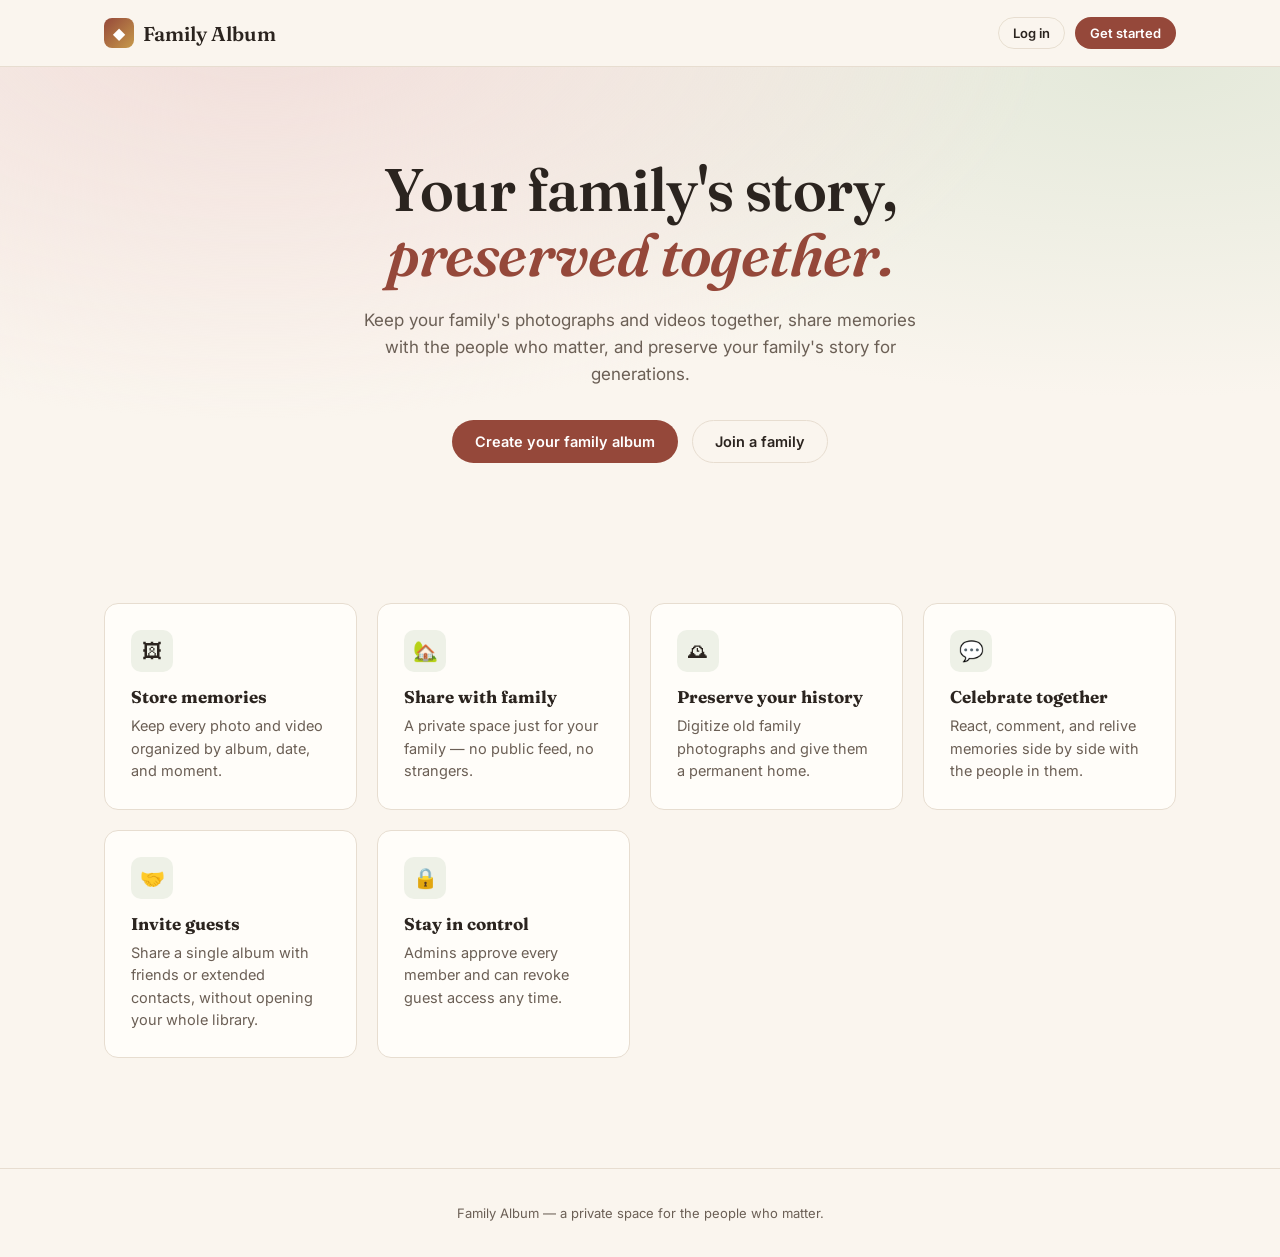
<file: family-album (1).html>
<!DOCTYPE html>
<html lang="en">
<head>
<meta charset="UTF-8">
<meta name="viewport" content="width=device-width, initial-scale=1.0">
<title>Family Album</title>
<link rel="preconnect" href="https://fonts.googleapis.com">
<link href="https://fonts.googleapis.com/css2?family=Fraunces:ital,opsz,wght@0,9..144,400;0,9..144,500;0,9..144,600;0,9..144,700;1,9..144,500&family=Inter:wght@400;500;600;700&display=swap" rel="stylesheet">
<style>
  :root{
    --cream:#FAF5EE;
    --paper:#FFFDF9;
    --ink:#2B241F;
    --ink-soft:#6B5F55;
    --line:#E7DDD0;
    --brick:#95483A;
    --brick-dark:#7A3A2F;
    --sage:#7C8A6A;
    --sage-soft:#EEF1E7;
    --gold:#C79A4B;
    --danger:#B4433A;
    --radius:14px;
    --radius-sm:8px;
    --shadow:0 4px 20px rgba(43,36,31,0.08);
    --shadow-lg:0 12px 40px rgba(43,36,31,0.16);
  }
  *{box-sizing:border-box;}
  html,body{margin:0;padding:0;height:100%;}
  body{
    font-family:'Inter',sans-serif;
    background:var(--cream);
    color:var(--ink);
    -webkit-font-smoothing:antialiased;
  }
  h1,h2,h3,.display{font-family:'Fraunces',serif;}
  a{color:inherit;text-decoration:none;}
  button{font-family:inherit;cursor:pointer;}
  img{max-width:100%;display:block;}
  #app{min-height:100vh;display:flex;flex-direction:column;}
  ::selection{background:var(--gold);color:#fff;}

  /* ---------- Buttons ---------- */
  .btn{
    display:inline-flex;align-items:center;justify-content:center;gap:8px;
    padding:12px 22px;border-radius:999px;border:1px solid transparent;
    font-weight:600;font-size:14.5px;transition:all .15s ease;white-space:nowrap;
  }
  .btn-primary{background:var(--brick);color:#fff;}
  .btn-primary:hover{background:var(--brick-dark);transform:translateY(-1px);}
  .btn-ghost{background:transparent;border-color:var(--line);color:var(--ink);}
  .btn-ghost:hover{border-color:var(--ink-soft);}
  .btn-sage{background:var(--sage);color:#fff;}
  .btn-sage:hover{background:#6b7a5a;}
  .btn-danger{background:transparent;border-color:var(--danger);color:var(--danger);}
  .btn-danger:hover{background:var(--danger);color:#fff;}
  .btn-sm{padding:7px 14px;font-size:13px;}
  .btn:disabled{opacity:.5;cursor:not-allowed;transform:none;}
  .btn-block{width:100%;}

  /* ---------- Inputs ---------- */
  label{display:block;font-size:13px;font-weight:600;color:var(--ink-soft);margin:14px 0 6px;}
  label:first-child{margin-top:0;}
  input,textarea,select{
    width:100%;padding:11px 14px;border-radius:10px;border:1.5px solid var(--line);
    background:var(--paper);font-family:inherit;font-size:14.5px;color:var(--ink);
  }
  input:focus,textarea:focus,select:focus{outline:none;border-color:var(--brick);}
  textarea{resize:vertical;min-height:80px;}
  .field-row{display:flex;gap:12px;}
  .field-row>div{flex:1;}
  .hint{font-size:12.5px;color:var(--ink-soft);margin-top:4px;}

  /* ---------- Layout shells ---------- */
  .container{max-width:1120px;margin:0 auto;padding:0 24px;}
  .card{background:var(--paper);border:1px solid var(--line);border-radius:var(--radius);padding:24px;box-shadow:var(--shadow);}
  .center-screen{min-height:100vh;display:flex;align-items:center;justify-content:center;padding:32px 16px;}
  .auth-card{width:100%;max-width:420px;}
  .badge{display:inline-flex;align-items:center;gap:6px;padding:3px 10px;border-radius:999px;font-size:11.5px;font-weight:700;letter-spacing:.02em;}
  .badge-guest{background:var(--sage-soft);color:var(--sage);}
  .badge-admin{background:#F3E6D8;color:var(--gold);}
  .badge-primary{background:#F1DEDA;color:var(--brick);}
  .badge-pending{background:#EFEFEF;color:var(--ink-soft);}

  /* ---------- Top nav ---------- */
  .topnav{position:sticky;top:0;z-index:40;background:rgba(250,245,238,.9);backdrop-filter:blur(8px);border-bottom:1px solid var(--line);}
  .topnav-inner{display:flex;align-items:center;justify-content:space-between;height:66px;}
  .brand{display:flex;align-items:center;gap:9px;font-family:'Fraunces',serif;font-weight:600;font-size:20px;}
  .brand .mark{width:30px;height:30px;border-radius:8px;background:linear-gradient(135deg,var(--brick),var(--gold));display:flex;align-items:center;justify-content:center;color:#fff;font-size:15px;}
  .nav-links{display:flex;gap:4px;align-items:center;}
  .nav-link{padding:9px 14px;border-radius:999px;font-size:14px;font-weight:600;color:var(--ink-soft);}
  .nav-link.active,.nav-link:hover{background:#fff;color:var(--ink);}
  .nav-right{display:flex;align-items:center;gap:10px;}
  .icon-btn{position:relative;width:38px;height:38px;border-radius:50%;background:var(--paper);border:1px solid var(--line);display:flex;align-items:center;justify-content:center;font-size:16px;}
  .dot{position:absolute;top:5px;right:5px;width:8px;height:8px;border-radius:50%;background:var(--brick);border:1.5px solid var(--cream);}
  .avatar{width:36px;height:36px;border-radius:50%;background:var(--sage);color:#fff;display:flex;align-items:center;justify-content:center;font-weight:700;font-size:14px;overflow:hidden;flex-shrink:0;}
  .avatar img{width:100%;height:100%;object-fit:cover;}
  .avatar-sm{width:26px;height:26px;font-size:11px;}
  .avatar-lg{width:64px;height:64px;font-size:22px;}

  /* mobile bottom nav */
  .bottomnav{display:none;}
  @media (max-width:760px){
    .nav-links{display:none;}
    .bottomnav{
      display:flex;position:fixed;bottom:0;left:0;right:0;height:64px;background:var(--paper);
      border-top:1px solid var(--line);z-index:40;justify-content:space-around;align-items:center;
    }
    .bottomnav a{display:flex;flex-direction:column;align-items:center;gap:2px;font-size:10.5px;color:var(--ink-soft);font-weight:600;}
    .bottomnav a.active{color:var(--brick);}
    .bottomnav .bicon{font-size:19px;}
    body{padding-bottom:64px;}
    .fab-upload{position:fixed;bottom:78px;right:18px;width:54px;height:54px;border-radius:50%;background:var(--brick);color:#fff;display:flex;align-items:center;justify-content:center;font-size:24px;box-shadow:var(--shadow-lg);z-index:41;border:none;}
  }

  /* ---------- Landing ---------- */
  .hero{padding:90px 24px 70px;text-align:center;background:
    radial-gradient(ellipse at 20% -10%, #F1DEDA 0%, transparent 55%),
    radial-gradient(ellipse at 90% 0%, #E4E9DA 0%, transparent 50%);}
  .hero h1{font-size:clamp(34px,5.5vw,60px);font-weight:600;line-height:1.08;margin:0 0 20px;letter-spacing:-.01em;}
  .hero .accent{font-style:italic;color:var(--brick);}
  .hero p{max-width:560px;margin:0 auto 32px;color:var(--ink-soft);font-size:17px;line-height:1.6;}
  .hero-actions{display:flex;gap:14px;justify-content:center;flex-wrap:wrap;}
  .landing-strip{display:flex;gap:10px;justify-content:center;margin-top:56px;flex-wrap:wrap;}
  .strip-photo{width:150px;height:190px;border-radius:12px;object-fit:cover;box-shadow:var(--shadow);transform:rotate(var(--r,0deg));}
  .feature-grid{display:grid;grid-template-columns:repeat(auto-fit,minmax(230px,1fr));gap:20px;padding:70px 0;}
  .feature{padding:26px;border-radius:var(--radius);background:var(--paper);border:1px solid var(--line);}
  .feature .fico{width:42px;height:42px;border-radius:10px;background:var(--sage-soft);display:flex;align-items:center;justify-content:center;font-size:20px;margin-bottom:14px;}
  .feature h3{margin:0 0 8px;font-size:17px;}
  .feature p{margin:0;color:var(--ink-soft);font-size:14.5px;line-height:1.55;}
  footer.site-footer{text-align:center;padding:36px;color:var(--ink-soft);font-size:13px;border-top:1px solid var(--line);margin-top:40px;}

  /* ---------- Dashboard ---------- */
  .page{padding:32px 0 60px;}
  .page-head{display:flex;justify-content:space-between;align-items:flex-end;gap:16px;flex-wrap:wrap;margin-bottom:28px;}
  .greet{color:var(--ink-soft);font-size:14px;margin:0 0 4px;}
  .page-head h1{margin:0;font-size:28px;}
  .quick-actions{display:flex;gap:10px;flex-wrap:wrap;}
  .section-title{display:flex;justify-content:space-between;align-items:center;margin:36px 0 16px;}
  .section-title h2{font-size:19px;margin:0;}
  .see-all{font-size:13px;font-weight:700;color:var(--brick);}

  .media-grid{display:grid;grid-template-columns:repeat(auto-fill,minmax(150px,1fr));gap:10px;}
  .media-tile{position:relative;border-radius:10px;overflow:hidden;aspect-ratio:1;background:var(--line);cursor:pointer;}
  .media-tile img,.media-tile video{width:100%;height:100%;object-fit:cover;}
  .media-tile .vtag{position:absolute;top:6px;right:6px;background:rgba(0,0,0,.55);color:#fff;font-size:10px;padding:2px 6px;border-radius:5px;}
  .empty{text-align:center;padding:50px 20px;border:1.5px dashed var(--line);border-radius:var(--radius);color:var(--ink-soft);}
  .empty h3{color:var(--ink);margin:10px 0 6px;font-size:17px;}

  .album-grid{display:grid;grid-template-columns:repeat(auto-fill,minmax(210px,1fr));gap:18px;}
  .album-card{border-radius:var(--radius);overflow:hidden;background:var(--paper);border:1px solid var(--line);cursor:pointer;transition:transform .15s;}
  .album-card:hover{transform:translateY(-2px);box-shadow:var(--shadow);}
  .album-cover{aspect-ratio:4/3;background:var(--sage-soft) linear-gradient(160deg,#EFE7DA,#E4E9DA);display:flex;align-items:center;justify-content:center;font-size:30px;color:var(--ink-soft);}
  .album-cover img{width:100%;height:100%;object-fit:cover;}
  .album-info{padding:14px;}
  .album-info h3{margin:0 0 3px;font-size:15.5px;}
  .album-info p{margin:0;font-size:12.5px;color:var(--ink-soft);}

  .members-list{display:flex;flex-direction:column;gap:2px;}
  .member-row{display:flex;align-items:center;gap:12px;padding:12px 6px;border-bottom:1px solid var(--line);}
  .member-row:last-child{border-bottom:none;}
  .member-meta{flex:1;min-width:0;}
  .member-meta .mname{font-weight:600;font-size:14.5px;}
  .member-meta .msub{font-size:12.5px;color:var(--ink-soft);}
  .member-actions{display:flex;gap:6px;}

  .activity-item{display:flex;gap:10px;padding:10px 0;border-bottom:1px solid var(--line);font-size:13.5px;}
  .activity-item:last-child{border-bottom:none;}
  .activity-item .adot{width:6px;height:6px;border-radius:50%;background:var(--sage);margin-top:6px;flex-shrink:0;}

  .notif-item{display:flex;gap:12px;padding:14px 6px;border-bottom:1px solid var(--line);}
  .notif-item.unread{background:#FBF3EC;border-radius:10px;padding-left:12px;padding-right:12px;}
  .notif-ico{width:34px;height:34px;border-radius:50%;background:var(--sage-soft);display:flex;align-items:center;justify-content:center;flex-shrink:0;}
  .notif-body b{font-weight:700;}
  .notif-time{font-size:11.5px;color:var(--ink-soft);margin-top:2px;}

  .two-col{display:grid;grid-template-columns:2fr 1fr;gap:24px;align-items:start;}
  @media (max-width:860px){.two-col{grid-template-columns:1fr;}}

  .tabs{display:flex;gap:6px;border-bottom:1px solid var(--line);margin-bottom:22px;overflow-x:auto;}
  .tab{padding:11px 16px;font-weight:600;font-size:14px;color:var(--ink-soft);border-bottom:2px solid transparent;white-space:nowrap;}
  .tab.active{color:var(--brick);border-color:var(--brick);}

  .fam-switch{display:flex;align-items:center;gap:8px;padding:6px 10px 6px 6px;border:1px solid var(--line);border-radius:999px;background:var(--paper);font-size:13.5px;font-weight:600;}

  /* ---------- Modal ---------- */
  .modal-backdrop{position:fixed;inset:0;background:rgba(20,15,10,.55);z-index:100;display:flex;align-items:center;justify-content:center;padding:20px;}
  .modal{background:var(--paper);border-radius:var(--radius);max-width:520px;width:100%;max-height:88vh;overflow-y:auto;padding:26px;position:relative;}
  .modal h2{margin:0 0 4px;font-size:21px;}
  .modal-close{position:absolute;top:16px;right:16px;width:30px;height:30px;border-radius:50%;border:1px solid var(--line);background:var(--paper);display:flex;align-items:center;justify-content:center;font-size:16px;}

  /* viewer */
  .viewer-backdrop{position:fixed;inset:0;background:#100C09;z-index:120;display:flex;flex-direction:column;}
  .viewer-top{display:flex;justify-content:space-between;align-items:center;padding:14px 18px;color:#fff;}
  .viewer-main{flex:1;display:flex;align-items:center;justify-content:center;position:relative;min-height:0;}
  .viewer-media{max-width:min(78vw,900px);max-height:70vh;border-radius:10px;}
  .viewer-nav{position:absolute;top:50%;transform:translateY(-50%);width:42px;height:42px;border-radius:50%;background:rgba(255,255,255,.12);color:#fff;border:none;font-size:18px;display:flex;align-items:center;justify-content:center;}
  .viewer-nav.prev{left:18px;}.viewer-nav.next{right:18px;}
  .viewer-panel{background:var(--paper);width:100%;max-height:38vh;overflow-y:auto;padding:16px 20px;border-radius:16px 16px 0 0;}
  @media (min-width:860px){
    .viewer-backdrop{flex-direction:row;}
    .viewer-main{flex:1;}
    .viewer-panel{width:360px;max-height:none;border-radius:0;border-left:1px solid var(--line);}
  }
  .reaction-bar{display:flex;gap:6px;margin:10px 0 16px;flex-wrap:wrap;}
  .rxn{padding:6px 11px;border-radius:999px;border:1.5px solid var(--line);font-size:13px;background:var(--paper);display:flex;gap:5px;align-items:center;}
  .rxn.mine{border-color:var(--brick);background:#FBF0EC;}
  .comment{display:flex;gap:9px;margin-bottom:14px;}
  .comment .body{flex:1;}
  .comment .head{font-size:13px;font-weight:700;display:flex;gap:6px;align-items:center;}
  .comment .txt{font-size:13.5px;color:var(--ink);margin-top:2px;}
  .comment .meta{font-size:11px;color:var(--ink-soft);margin-top:3px;}
  .comment .reply-link{font-size:11.5px;font-weight:700;color:var(--brick);margin-left:8px;cursor:pointer;}
  .comment.reply{margin-left:38px;}

  .dz{border:2px dashed var(--line);border-radius:var(--radius);padding:34px 20px;text-align:center;color:var(--ink-soft);cursor:pointer;transition:.15s;}
  .dz.drag{border-color:var(--brick);background:#FBF3EC;}
  .upload-row{display:flex;align-items:center;gap:10px;padding:8px 0;border-bottom:1px solid var(--line);font-size:13px;}
  .progress{flex:1;height:6px;border-radius:3px;background:var(--line);overflow:hidden;}
  .progress > div{height:100%;background:var(--sage);transition:width .2s;}

  .toast-wrap{position:fixed;top:16px;right:16px;z-index:200;display:flex;flex-direction:column;gap:8px;}
  .toast{background:var(--ink);color:#fff;padding:12px 18px;border-radius:10px;font-size:13.5px;box-shadow:var(--shadow-lg);animation:slidein .2s;}
  .toast.err{background:var(--danger);}
  .toast.ok{background:#3E5D3A;}
  @keyframes slidein{from{transform:translateX(30px);opacity:0}to{transform:translateX(0);opacity:1}}

  .timeline-year{font-family:'Fraunces',serif;font-size:26px;margin:30px 0 14px;}
  .timeline-event{display:flex;gap:14px;padding:12px 0;border-bottom:1px solid var(--line);}
  .timeline-event .tmonth{width:70px;flex-shrink:0;font-weight:700;color:var(--brick);font-size:13px;}

  .code-chip{display:inline-flex;align-items:center;gap:8px;background:var(--sage-soft);color:var(--sage);font-weight:700;letter-spacing:.04em;padding:8px 16px;border-radius:999px;font-size:15px;}
  .muted{color:var(--ink-soft);}
  .small{font-size:12.5px;}
  .divider{height:1px;background:var(--line);margin:20px 0;}
  .flex-between{display:flex;justify-content:space-between;align-items:center;gap:10px;}
  .grow{flex:1;}
  .stack{display:flex;flex-direction:column;gap:10px;}
  .search-box{position:relative;max-width:340px;}
  .search-box input{padding-left:36px;}
  .search-box .si{position:absolute;left:12px;top:50%;transform:translateY(-50%);color:var(--ink-soft);}
</style>
</head>
<body>
<div id="app"></div>
<div class="toast-wrap" id="toastWrap"></div>

<script>
/* =========================================================================
   FAMILY ALBUM — functional demo build
   Persistence: window.storage (shared=true) acts as the app's backend.
   NOTE ON SESSION: per platform rules this artifact can't use
   localStorage/sessionStorage, so login state lives in memory only and
   resets on refresh — everything else (accounts, families, media,
   comments, guest access, notifications) persists for real.
   ========================================================================= */

// ---------- tiny storage helpers ----------
async function sget(key){ try{ const r = await window.storage.get(key, true); return r ? JSON.parse(r.value) : null; }catch(e){ return null; } }
async function sset(key, val){ try{ return await window.storage.set(key, JSON.stringify(val), true); }catch(e){ console.error('storage set failed', key, e); return null; } }
async function sdel(key){ try{ return await window.storage.delete(key, true); }catch(e){ return null; } }
async function slist(prefix){ try{ const r = await window.storage.list(prefix, true); return r ? r.keys : []; }catch(e){ return []; } }

function uid(prefix){ return prefix + '_' + Math.random().toString(36).slice(2,9) + Date.now().toString(36).slice(-4); }
function famCode(){ const n = Math.floor(1000+Math.random()*9000); return 'FAM-'+n; }
function guestCode(){ return 'GUEST-' + Math.random().toString(36).slice(2,8).toUpperCase(); }
function initials(name){ return (name||'?').trim().split(/\s+/).map(w=>w[0]).slice(0,2).join('').toUpperCase(); }
function timeAgo(ts){
  const s = Math.floor((Date.now()-ts)/1000);
  if(s<60) return 'just now';
  if(s<3600) return Math.floor(s/60)+'m ago';
  if(s<86400) return Math.floor(s/3600)+'h ago';
  if(s<2592000) return Math.floor(s/86400)+'d ago';
  return new Date(ts).toLocaleDateString();
}
function esc(s){ return (s||'').replace(/[&<>"']/g, c=>({'&':'&amp;','<':'&lt;','>':'&gt;','"':'&quot;',"'":'&#39;'}[c])); }
function toast(msg, type){
  const el = document.createElement('div');
  el.className = 'toast'+(type?' '+type:'');
  el.textContent = msg;
  document.getElementById('toastWrap').appendChild(el);
  setTimeout(()=>el.remove(), 3400);
}

// ---------- global state (in-memory session) ----------
const STATE = {
  user: null,            // {email,name,avatar}
  guest: null,           // {id,albumId,name,email} when in guest mode
  route: 'landing',      // current view
  routeParam: null,
  activeFamilyId: null,
  families: [],           // families current user belongs to [{...family, membership}]
  notifCache: [],
  loading: false,
};

function render(){ ROUTES[STATE.route] ? ROUTES[STATE.route]() : ROUTES.landing(); window.scrollTo(0,0); }
function go(route, param){ STATE.route = route; STATE.routeParam = param; render(); }
const app = ()=>document.getElementById('app');

// ============================= DATA LAYER =============================

async function createUser(name, email, password){
  email = email.trim().toLowerCase();
  const existing = await sget('users:'+email);
  if(existing) throw new Error('An account with this email already exists.');
  const user = { email, name, password, avatar:null, createdAt: Date.now() };
  await sset('users:'+email, user);
  await sset('userFamilies:'+email, []);
  return user;
}
async function loginUser(email, password){
  email = email.trim().toLowerCase();
  const user = await sget('users:'+email);
  if(!user || user.password !== password) throw new Error('Incorrect email or password.');
  return user;
}

async function getUserFamilies(email){
  const ids = await sget('userFamilies:'+email) || [];
  const out = [];
  for(const fid of ids){
    const fam = await sget('families:'+fid);
    const mem = await sget('memberships:'+fid+':'+email);
    if(fam && mem) out.push({...fam, membership: mem});
  }
  return out;
}

async function createFamily(owner, data){
  const id = uid('fam');
  let code;
  do{ code = famCode(); }while(await sget('famCode:'+code));
  const fam = {
    id, name:data.name, description:data.description||'', photo:data.photo||null,
    location:data.location||'', origin:data.origin||'', foundedYear:data.foundedYear||'',
    createdBy:owner.email, code, createdAt: Date.now()
  };
  await sset('families:'+id, fam);
  await sset('famCode:'+code, id);
  await sset('memberships:'+id+':'+owner.email, { role:'primary_admin', relationship:'Me', status:'approved', joinedAt:Date.now() });
  const list = await sget('userFamilies:'+owner.email) || [];
  list.push(id);
  await sset('userFamilies:'+owner.email, list);
  return fam;
}

async function requestJoinFamily(user, code, relationship){
  const fid = await sget('famCode:'+code.trim().toUpperCase());
  if(!fid) throw new Error('That family code was not found. Double-check it and try again.');
  const existingMem = await sget('memberships:'+fid+':'+user.email);
  if(existingMem) throw new Error('You already have a membership (status: '+existingMem.status+') with this family.');
  await sset('memberships:'+fid+':'+user.email, { role:'member', relationship: relationship||'', status:'pending', joinedAt: Date.now() });
  const list = await sget('userFamilies:'+user.email) || [];
  if(!list.includes(fid)) list.push(fid);
  await sset('userFamilies:'+user.email, list);
  const fam = await sget('families:'+fid);
  // notify admins
  const memberKeys = await slist('memberships:'+fid+':');
  for(const k of memberKeys){
    const m = await sget(k);
    if(m && (m.role==='primary_admin'||m.role==='admin') && m.status==='approved'){
      const adminEmail = k.split(':')[2];
      await notify(adminEmail, 'join_request', 'New family member request', user.name+' wants to join '+fam.name+'.');
    }
  }
  return fam;
}

async function getFamilyMembers(familyId){
  const keys = await slist('memberships:'+familyId+':');
  const out = [];
  for(const k of keys){
    const email = k.split(':').slice(2).join(':');
    const mem = await sget(k);
    const user = await sget('users:'+email);
    if(mem && user) out.push({email, ...mem, name:user.name, avatar:user.avatar});
  }
  out.sort((a,b)=> (a.joinedAt||0)-(b.joinedAt||0));
  return out;
}

async function setMembership(familyId, email, patch){
  const key = 'memberships:'+familyId+':'+email;
  const mem = await sget(key);
  if(!mem) return;
  await sset(key, {...mem, ...patch});
}

async function removeMembership(familyId, email){
  await sdel('memberships:'+familyId+':'+email);
  const list = await sget('userFamilies:'+email) || [];
  await sset('userFamilies:'+email, list.filter(f=>f!==familyId));
}

async function notify(email, type, title, message){
  const id = uid('ntf');
  await sset('notif:'+email+':'+id, { type, title, message, read:false, createdAt: Date.now() });
}
async function getNotifications(email){
  const keys = await slist('notif:'+email+':');
  const out = [];
  for(const k of keys){ const n = await sget(k); if(n) out.push({key:k, ...n}); }
  out.sort((a,b)=>b.createdAt-a.createdAt);
  return out;
}

async function createAlbum(familyId, user, data){
  const id = uid('alb');
  const album = {
    id, familyId, name:data.name, description:data.description||'', cover:null,
    createdBy:user.email, createdByName:user.name, createdAt: Date.now(),
    isArchive: !!data.isArchive, allowGuestDownloads:false
  };
  await sset('albums:'+familyId+':'+id, album);
  await logActivity(familyId, user.name+' created the album "'+data.name+'".');
  return album;
}
async function getAlbums(familyId){
  const keys = await slist('albums:'+familyId+':');
  const out = [];
  for(const k of keys){ const a = await sget(k); if(a) out.push(a); }
  out.sort((a,b)=>b.createdAt-a.createdAt);
  return out;
}
async function getAlbum(familyId, albumId){ return await sget('albums:'+familyId+':'+albumId); }

async function addMedia(familyId, albumId, uploader, data){
  const id = uid('med');
  const media = {
    id, familyId, albumId, uploadedBy: uploader.email, uploadedByName: uploader.name,
    type: data.type, dataUrl: data.dataUrl, videoUrl: data.videoUrl||null,
    caption: data.caption||'', location: data.location||'', takenAt: data.takenAt || Date.now(),
    createdAt: Date.now()
  };
  await sset('media:'+familyId+':'+id, media);
  const album = await getAlbum(familyId, albumId);
  if(album && !album.cover && data.type==='photo'){ album.cover = data.dataUrl; await sset('albums:'+familyId+':'+albumId, album); }
  await logActivity(familyId, uploader.name+' uploaded a '+data.type+(album?' to "'+album.name+'"':'')+'.');
  // notify other approved members
  const members = await getFamilyMembers(familyId);
  for(const m of members){
    if(m.email!==uploader.email && m.status==='approved'){
      await notify(m.email, 'new_media', 'New '+data.type, uploader.name+' added a new '+data.type+(album?' to '+album.name:'')+'.');
    }
  }
  return media;
}
async function getMediaForAlbum(familyId, albumId){
  const keys = await slist('media:'+familyId+':');
  const out = [];
  for(const k of keys){ const m = await sget(k); if(m && m.albumId===albumId) out.push(m); }
  out.sort((a,b)=>a.createdAt-b.createdAt);
  return out;
}
async function getAllMedia(familyId){
  const keys = await slist('media:'+familyId+':');
  const out = [];
  for(const k of keys){ const m = await sget(k); if(m) out.push(m); }
  out.sort((a,b)=>b.createdAt-a.createdAt);
  return out;
}

async function logActivity(familyId, text){
  const id = uid('act');
  await sset('activity:'+familyId+':'+id, { text, createdAt: Date.now() });
}
async function getActivity(familyId, limit){
  const keys = await slist('activity:'+familyId+':');
  const out = [];
  for(const k of keys){ const a = await sget(k); if(a) out.push(a); }
  out.sort((a,b)=>b.createdAt-a.createdAt);
  return limit ? out.slice(0,limit) : out;
}

async function addComment(mediaId, authorLabel, authorType, content, parentId){
  const id = uid('cmt');
  await sset('comment:'+mediaId+':'+id, { authorLabel, authorType, content, parentId: parentId||null, createdAt: Date.now() });
  return id;
}
async function getComments(mediaId){
  const keys = await slist('comment:'+mediaId+':');
  const out = [];
  for(const k of keys){ const c = await sget(k); if(c) out.push({key:k, ...c}); }
  out.sort((a,b)=>a.createdAt-b.createdAt);
  return out;
}

async function toggleReaction(mediaId, actorKey, type){
  const key = 'rxn:'+mediaId+':'+actorKey;
  const existing = await sget(key);
  if(existing && existing.type===type){ await sdel(key); return null; }
  await sset(key, { type, createdAt: Date.now() });
  return type;
}
async function getReactions(mediaId){
  const keys = await slist('rxn:'+mediaId+':');
  const out = [];
  for(const k of keys){ const r = await sget(k); if(r) out.push({actor:k.split(':')[2], ...r}); }
  return out;
}

async function inviteGuests(familyId, albumId, inviter, guestsInput){
  // guestsInput: array of {name, email}
  const created = [];
  for(const g of guestsInput){
    if(!g.name || !g.email) continue;
    const id = uid('gst');
    const code = guestCode();
    const rec = { id, albumId, familyId, name:g.name, email:g.email.trim().toLowerCase(), code, status:'active', invitedBy:inviter.email, createdAt: Date.now(), removedAt:null };
    await sset('guest:'+albumId+':'+id, rec);
    created.push(rec);
  }
  return created;
}
async function getGuestsForAlbum(albumId){
  const keys = await slist('guest:'+albumId+':');
  const out = [];
  for(const k of keys){ const g = await sget(k); if(g) out.push(g); }
  out.sort((a,b)=>a.createdAt-b.createdAt);
  return out;
}
async function removeGuest(albumId, guestId){
  const key = 'guest:'+albumId+':'+guestId;
  const g = await sget(key);
  if(g){ g.status='removed'; g.removedAt=Date.now(); await sset(key,g); }
}
async function guestLogin(code, email){
  // search all guest keys — scoped scan by known album isn't possible without albumId,
  // so we keep a lookup index by code.
  const albumId = await sget('guestCode:'+code.trim().toUpperCase());
  if(!albumId) throw new Error('Guest code not recognized.');
  const keys = await slist('guest:'+albumId+':');
  for(const k of keys){
    const g = await sget(k);
    if(g && g.code===code.trim().toUpperCase() && g.email===email.trim().toLowerCase()){
      if(g.status==='removed') throw new Error('This guest access has been removed by the family admin.');
      return g;
    }
  }
  throw new Error('No matching guest invitation found for that code and email.');
}

// patch inviteGuests to also write the code index
const _origInviteGuests = inviteGuests;
inviteGuests = async function(familyId, albumId, inviter, guestsInput){
  const created = await _origInviteGuests(familyId, albumId, inviter, guestsInput);
  for(const g of created){ await sset('guestCode:'+g.code, albumId); }
  const album = await getAlbum(familyId, albumId);
  for(const g of created){
    await logActivity(familyId, inviter.name+' invited '+g.name+' as a guest to "'+(album?album.name:'an album')+'".');
  }
  return created;
};

// ============================= IMAGE HELPERS =============================
function fileToCompressedDataUrl(file, maxDim, quality){
  return new Promise((resolve, reject)=>{
    const img = new Image();
    const reader = new FileReader();
    reader.onload = e=>{ img.onload = ()=>{
        let {width,height} = img;
        if(width>height && width>maxDim){ height*=maxDim/width; width=maxDim; }
        else if(height>maxDim){ width*=maxDim/height; height=maxDim; }
        const canvas = document.createElement('canvas');
        canvas.width=width; canvas.height=height;
        canvas.getContext('2d').drawImage(img,0,0,width,height);
        resolve(canvas.toDataURL('image/jpeg', quality||0.78));
      };
      img.onerror = reject;
      img.src = e.target.result;
    };
    reader.onerror = reject;
    reader.readAsDataURL(file);
  });
}

// ============================= UI: SHELL =============================

function shell(innerHtml, opts){
  opts = opts || {};
  const loggedIn = !!STATE.user;
  const fam = currentFamily();
  return `
    <div class="topnav"><div class="container topnav-inner">
      <a class="brand" href="#" onclick="go('${loggedIn?'dashboard':'landing'}');return false;">
        <span class="mark">◆</span> Family Album
      </a>
      ${loggedIn ? `
      <div class="nav-links">
        ${navLink('dashboard','Home')}
        ${navLink('albums','Albums')}
        ${navLink('timeline','Timeline')}
        ${navLink('archive','Archive')}
        ${navLink('members','Family')}
      </div>
      <div class="nav-right">
        ${fam ? famSwitcher() : ''}
        <button class="icon-btn" title="Upload" onclick="openUploadModal()">⤴</button>
        <button class="icon-btn" title="Notifications" onclick="go('notifications')">🔔${opts.unread?'<span class="dot"></span>':''}</button>
        <a class="avatar avatar-sm" href="#" onclick="go('profile');return false;" title="${esc(STATE.user.name)}">${STATE.user.avatar?`<img src="${STATE.user.avatar}">`:initials(STATE.user.name)}</a>
      </div>` : `
      <div class="nav-right">
        <a class="btn btn-ghost btn-sm" href="#" onclick="go('login');return false;">Log in</a>
        <a class="btn btn-primary btn-sm" href="#" onclick="go('register');return false;">Get started</a>
      </div>`}
    </div></div>
    <div>${innerHtml}</div>
    ${loggedIn ? `<div class="bottomnav">
      ${bnav('dashboard','⌂','Home')}
      ${bnav('albums','▦','Albums')}
      ${bnav('timeline','☰','Timeline')}
      ${bnav('members','◎','Family')}
      ${bnav('notifications','🔔','Alerts')}
    </div>
    <button class="fab-upload" onclick="openUploadModal()">⤴</button>` : ''}
  `;
}
function navLink(route,label){
  return `<a class="nav-link ${STATE.route===route?'active':''}" href="#" onclick="go('${route}');return false;">${label}</a>`;
}
function bnav(route,ic,label){
  return `<a class="${STATE.route===route?'active':''}" href="#" onclick="go('${route}');return false;"><span class="bicon">${ic}</span>${label}</a>`;
}
function currentFamily(){ return STATE.families.find(f=>f.id===STATE.activeFamilyId); }
function famSwitcher(){
  const fam = currentFamily();
  if(!fam) return '';
  return `<div class="fam-switch" onclick="openFamilySwitcher()">
    <span class="avatar avatar-sm">${fam.photo?`<img src="${fam.photo}">`:initials(fam.name)}</span>
    <span>${esc(fam.name)}</span> <span style="opacity:.5">▾</span>
  </div>`;
}
function isAdmin(fam){ return fam && (fam.membership.role==='primary_admin'||fam.membership.role==='admin'); }
function isPrimary(fam){ return fam && fam.membership.role==='primary_admin'; }

async function requireFamilyContext(){
  if(!STATE.user){ go('landing'); return false; }
  STATE.families = await getUserFamilies(STATE.user.email);
  const approved = STATE.families.filter(f=>f.membership.status==='approved');
  if(!STATE.activeFamilyId || !approved.find(f=>f.id===STATE.activeFamilyId)){
    STATE.activeFamilyId = approved[0] ? approved[0].id : null;
  }
  return true;
}

// ============================= ROUTES =============================
const ROUTES = {};

ROUTES.landing = function(){
  app().innerHTML = shell(`
    <div class="hero">
      <h1>Your family's story,<br><span class="accent">preserved together.</span></h1>
      <p>Keep your family's photographs and videos together, share memories with the people who matter, and preserve your family's story for generations.</p>
      <div class="hero-actions">
        <a class="btn btn-primary" href="#" onclick="go('register');return false;">Create your family album</a>
        <a class="btn btn-ghost" href="#" onclick="go('join');return false;">Join a family</a>
      </div>
    </div>
    <div class="container">
      <div class="feature-grid">
        ${feature('🖼','Store memories','Keep every photo and video organized by album, date, and moment.')}
        ${feature('🏡','Share with family','A private space just for your family — no public feed, no strangers.')}
        ${feature('🕰','Preserve your history','Digitize old family photographs and give them a permanent home.')}
        ${feature('💬','Celebrate together','React, comment, and relive memories side by side with the people in them.')}
        ${feature('🤝','Invite guests','Share a single album with friends or extended contacts, without opening your whole library.')}
        ${feature('🔒','Stay in control','Admins approve every member and can revoke guest access any time.')}
      </div>
    </div>
    <footer class="site-footer">Family Album — a private space for the people who matter.</footer>
  `);
};
function feature(ic,title,body){ return `<div class="feature"><div class="fico">${ic}</div><h3>${title}</h3><p>${body}</p></div>`; }

ROUTES.register = function(){
  app().innerHTML = shell(`
    <div class="center-screen"><div class="card auth-card">
      <h2 style="margin-top:0">Create your account</h2>
      <p class="muted small">Start by creating a personal account. You'll create or join a family next.</p>
      <form id="regForm">
        <label>Full name</label><input required name="name" placeholder="Kelvin Maduabuchi">
        <label>Email</label><input required type="email" name="email" placeholder="you@email.com">
        <label>Password</label><input required type="password" name="password" minlength="6" placeholder="At least 6 characters">
        <button class="btn btn-primary btn-block" style="margin-top:20px" type="submit">Create account</button>
      </form>
      <p class="small muted" style="margin-top:16px;text-align:center">Already have an account? <a href="#" style="color:var(--brick);font-weight:700" onclick="go('login');return false;">Log in</a></p>
    </div></div>
  `);
  document.getElementById('regForm').onsubmit = async (e)=>{
    e.preventDefault();
    const f = new FormData(e.target);
    try{
      const user = await createUser(f.get('name'), f.get('email'), f.get('password'));
      STATE.user = user;
      toast('Welcome, '+user.name.split(' ')[0]+'! (email verification is simulated for this demo)', 'ok');
      go('onboarding');
    }catch(err){ toast(err.message, 'err'); }
  };
};

ROUTES.login = function(){
  app().innerHTML = shell(`
    <div class="center-screen"><div class="card auth-card">
      <h2 style="margin-top:0">Log in</h2>
      <form id="loginForm">
        <label>Email</label><input required type="email" name="email">
        <label>Password</label><input required type="password" name="password">
        <button class="btn btn-primary btn-block" style="margin-top:20px" type="submit">Log in</button>
      </form>
      <p class="small muted" style="margin-top:16px;text-align:center">New here? <a href="#" style="color:var(--brick);font-weight:700" onclick="go('register');return false;">Create an account</a></p>
      <p class="small muted" style="text-align:center">Invited as a guest? <a href="#" style="color:var(--brick);font-weight:700" onclick="go('guestLogin');return false;">Enter your guest code</a></p>
    </div></div>
  `);
  document.getElementById('loginForm').onsubmit = async (e)=>{
    e.preventDefault();
    const f = new FormData(e.target);
    try{
      const user = await loginUser(f.get('email'), f.get('password'));
      STATE.user = user;
      await requireFamilyContext();
      toast('Welcome back, '+user.name.split(' ')[0]+'.', 'ok');
      go(STATE.families.length ? 'dashboard' : 'onboarding');
    }catch(err){ toast(err.message, 'err'); }
  };
};

ROUTES.onboarding = function(){
  app().innerHTML = shell(`
    <div class="center-screen"><div class="card" style="max-width:520px;width:100%;text-align:center">
      <h2 style="margin-top:0">Let's set up your first family space</h2>
      <p class="muted">You can create a brand-new family, or join one you've already been invited to.</p>
      <div class="hero-actions" style="margin-top:22px">
        <a class="btn btn-primary" href="#" onclick="go('createFamily');return false;">Create a family</a>
        <a class="btn btn-ghost" href="#" onclick="go('join');return false;">Join with a family code</a>
      </div>
    </div></div>
  `);
};

ROUTES.createFamily = function(){
  if(!STATE.user){ go('login'); return; }
  app().innerHTML = shell(`
    <div class="page container" style="max-width:600px">
      <h1>Create your family</h1>
      <p class="muted">This becomes your family's private space. You'll be the Primary Admin.</p>
      <div class="card">
        <form id="famForm">
          <label>Family name</label><input required name="name" placeholder="The Maduabuchi Family">
          <label>Description</label><textarea name="description" placeholder="A little about your family..."></textarea>
          <div class="field-row">
            <div><label>Location (optional)</label><input name="location" placeholder="Lagos, Nigeria"></div>
            <div><label>Founding year (optional)</label><input name="foundedYear" placeholder="1978"></div>
          </div>
          <label>Family origin (optional)</label><input name="origin" placeholder="e.g. Abia State">
          <button class="btn btn-primary btn-block" style="margin-top:20px" type="submit">Create family</button>
        </form>
      </div>
    </div>
  `);
  document.getElementById('famForm').onsubmit = async (e)=>{
    e.preventDefault();
    const f = new FormData(e.target);
    const fam = await createFamily(STATE.user, Object.fromEntries(f));
    STATE.activeFamilyId = fam.id;
    STATE.families = await getUserFamilies(STATE.user.email);
    go('familyWelcome', fam.id);
  };
};

ROUTES.familyWelcome = function(){
  const fam = STATE.families.find(f=>f.id===STATE.routeParam) || currentFamily();
  app().innerHTML = shell(`
    <div class="center-screen"><div class="card" style="max-width:480px;width:100%;text-align:center">
      <div class="avatar avatar-lg" style="margin:0 auto 14px">${fam.photo?`<img src="${fam.photo}">`:initials(fam.name)}</div>
      <h2 style="margin:0 0 6px">${esc(fam.name)} is ready</h2>
      <p class="muted">Share this code with family so they can request to join.</p>
      <div class="code-chip" style="margin:14px 0">${fam.code} <span style="cursor:pointer" onclick="navigator.clipboard&&navigator.clipboard.writeText('${fam.code}');toast('Code copied')">⧉</span></div>
      <div class="hero-actions">
        <a class="btn btn-primary" href="#" onclick="go('members');return false;">Invite family</a>
        <a class="btn btn-ghost" href="#" onclick="go('dashboard');return false;">Go to dashboard</a>
      </div>
    </div></div>
  `);
};

ROUTES.join = function(){
  app().innerHTML = shell(`
    <div class="center-screen"><div class="card auth-card">
      <h2 style="margin-top:0">Join a family</h2>
      <p class="muted small">Your request will be reviewed by a Family Admin before you receive access.</p>
      <form id="joinForm">
        ${!STATE.user ? `
        <label>Full name</label><input required name="name">
        <label>Email</label><input required type="email" name="email">
        <label>Password</label><input required type="password" name="password" minlength="6">
        ` : ''}
        <label>Family code</label><input required name="code" placeholder="FAM-1234" style="text-transform:uppercase">
        <label>Your relationship to this family (optional)</label><input name="relationship" placeholder="e.g. Daughter, Cousin, Grandson">
        <button class="btn btn-primary btn-block" style="margin-top:20px" type="submit">Request to join</button>
      </form>
    </div></div>
  `);
  document.getElementById('joinForm').onsubmit = async (e)=>{
    e.preventDefault();
    const f = new FormData(e.target);
    try{
      let user = STATE.user;
      if(!user) user = await createUser(f.get('name'), f.get('email'), f.get('password'));
      const fam = await requestJoinFamily(user, f.get('code'), f.get('relationship'));
      STATE.user = user;
      go('requestSubmitted', fam.name);
    }catch(err){ toast(err.message, 'err'); }
  };
};

ROUTES.requestSubmitted = function(){
  app().innerHTML = shell(`
    <div class="center-screen"><div class="card" style="max-width:440px;text-align:center">
      <div style="font-size:38px;margin-bottom:10px">✓</div>
      <h2 style="margin:0 0 8px">Request submitted</h2>
      <p class="muted">Your membership request for <b>${esc(STATE.routeParam||'this family')}</b> is waiting for Admin approval. You'll get a notification as soon as it's reviewed.</p>
      <a class="btn btn-primary" href="#" onclick="go('dashboard');return false;">Go to my account</a>
    </div></div>
  `);
};

ROUTES.guestLogin = function(){
  app().innerHTML = shell(`
    <div class="center-screen"><div class="card auth-card">
      <h2 style="margin-top:0">Guest access</h2>
      <p class="muted small">Enter the guest code and email an admin shared with you.</p>
      <form id="gForm">
        <label>Guest code</label><input required name="code" placeholder="GUEST-A1B2C3" style="text-transform:uppercase">
        <label>Your email</label><input required type="email" name="email">
        <button class="btn btn-primary btn-block" style="margin-top:20px" type="submit">View album</button>
      </form>
    </div></div>
  `);
  document.getElementById('gForm').onsubmit = async (e)=>{
    e.preventDefault();
    const f = new FormData(e.target);
    try{
      const g = await guestLogin(f.get('code'), f.get('email'));
      STATE.guest = g; STATE.user = null;
      go('guestAlbum', g.albumId);
    }catch(err){ toast(err.message,'err'); }
  };
};

ROUTES.guestAlbum = async function(){
  const g = STATE.guest;
  if(!g){ go('guestLogin'); return; }
  const album = await getAlbum(g.familyId, g.albumId);
  const fam = await sget('families:'+g.familyId);
  const media = await getMediaForAlbum(g.familyId, g.albumId);
  app().innerHTML = `
    <div class="topnav"><div class="container topnav-inner">
      <div class="brand"><span class="mark">◆</span> Family Album</div>
      <div class="nav-right">
        <span class="badge badge-guest">${esc(g.name)} · Guest</span>
        <button class="btn btn-ghost btn-sm" onclick="STATE.guest=null;go('landing')">Exit</button>
      </div>
    </div></div>
    <div class="page container">
      <p class="muted small">${esc(fam ? fam.name : '')}</p>
      <h1>${esc(album ? album.name : 'Album')}</h1>
      <p class="muted">${esc(album ? album.description : '')}</p>
      ${media.length===0 ? emptyState('🖼','No photos yet',"The family hasn't added anything to this album yet.") : `
      <div class="media-grid">${media.map((m,i)=>mediaTile(m,i,'guestMediaList')).join('')}</div>`}
    </div>
  `;
  window.guestMediaList = media;
};

// ---------- DASHBOARD ----------
ROUTES.dashboard = async function(){
  if(!(await requireFamilyContext())) return;
  const fam = currentFamily();
  if(!fam){ go('onboarding'); return; }
  const notifs = await getNotifications(STATE.user.email);
  const unread = notifs.filter(n=>!n.read).length;
  const media = (await getAllMedia(fam.id)).slice(0,10);
  const albums = (await getAlbums(fam.id)).slice(0,4);
  const members = (await getFamilyMembers(fam.id)).filter(m=>m.status==='approved').slice(0,6);
  const activity = await getActivity(fam.id, 6);

  app().innerHTML = shell(`
    <div class="page container">
      <div class="page-head">
        <div>
          <p class="greet">${greeting()}, ${esc(STATE.user.name.split(' ')[0])}</p>
          <h1>The ${esc(fam.name)}</h1>
        </div>
        <div class="quick-actions">
          <button class="btn btn-primary" onclick="openUploadModal()">Upload photos &amp; videos</button>
          <button class="btn btn-ghost" onclick="openCreateAlbumModal()">Create album</button>
          <button class="btn btn-ghost" onclick="go('members')">Invite family</button>
        </div>
      </div>

      <div class="two-col">
        <div>
          <div class="section-title"><h2>Recent memories</h2><a class="see-all" href="#" onclick="go('albums');return false;">View albums →</a></div>
          ${media.length===0 ? emptyState('🖼','No photos yet',"Your family's first memory starts here.", `<button class="btn btn-primary" onclick="openUploadModal()">Upload photos</button>`) :
            `<div class="media-grid">${media.map((m,i)=>mediaTile(m,i,'dashMedia')).join('')}</div>`}

          <div class="section-title"><h2>Albums</h2><a class="see-all" href="#" onclick="go('albums');return false;">See all →</a></div>
          ${albums.length===0 ? emptyState('📁','No albums yet','Create your first family album.', `<button class="btn btn-primary" onclick="openCreateAlbumModal()">Create album</button>`) :
            `<div class="album-grid">${albums.map(albumCard).join('')}</div>`}
        </div>
        <div class="stack">
          <div class="card">
            <div class="flex-between"><h3 style="margin:0">Family members</h3><a class="see-all" href="#" onclick="go('members');return false;">Manage</a></div>
            <div class="members-list" style="margin-top:10px">
              ${members.map(m=>`<div class="member-row"><span class="avatar avatar-sm">${m.avatar?`<img src="${m.avatar}">`:initials(m.name)}</span><div class="member-meta"><div class="mname">${esc(m.name)}</div><div class="msub">${roleLabel(m.role)}</div></div></div>`).join('') || `<p class="muted small">No members yet.</p>`}
            </div>
          </div>
          <div class="card">
            <h3 style="margin:0 0 4px">Recent activity</h3>
            <div>${activity.map(a=>`<div class="activity-item"><span class="adot"></span><div>${esc(a.text)}<div class="small muted">${timeAgo(a.createdAt)}</div></div></div>`).join('') || `<p class="muted small">No activity yet.</p>`}</div>
          </div>
          <div class="card">
            <div class="flex-between"><h3 style="margin:0">Notifications</h3>${unread?`<span class="badge badge-primary">${unread} new</span>`:''}</div>
            <div>${notifs.slice(0,4).map(notifRow).join('') || `<p class="muted small">You're all caught up.</p>`}</div>
            <a class="see-all" href="#" onclick="go('notifications');return false;" style="display:inline-block;margin-top:8px">View all →</a>
          </div>
        </div>
      </div>
    </div>
  `, {unread});
  window.dashMedia = media;
};
function greeting(){ const h = new Date().getHours(); return h<12?'Good morning':h<18?'Good afternoon':'Good evening'; }
function roleLabel(r){ return r==='primary_admin'?'Primary Admin':r==='admin'?'Admin':r==='pending'?'Pending':'Member'; }
function emptyState(ic,title,body,extra){
  return `<div class="empty"><div style="font-size:30px">${ic}</div><h3>${title}</h3><p>${body}</p>${extra||''}</div>`;
}
function mediaTile(m,i,arrName){
  return `<div class="media-tile" onclick="openViewer(${JSON.stringify(arrName)}, ${i})">
    ${m.type==='video' ? `<video src="${m.videoUrl||m.dataUrl}" muted></video><span class="vtag">▶ video</span>` : `<img src="${m.dataUrl}" loading="lazy">`}
  </div>`;
}
function albumCard(a){
  return `<div class="album-card" onclick="go('album','${a.id}')">
    <div class="album-cover">${a.cover?`<img src="${a.cover}">`:'📁'}</div>
    <div class="album-info"><h3>${esc(a.name)}${a.isArchive?' <span class="badge badge-admin" style="font-size:9px">Archive</span>':''}</h3><p>${timeAgo(a.createdAt)}</p></div>
  </div>`;
}
function notifRow(n){
  return `<div class="notif-item ${n.read?'':'unread'}">
    <div class="notif-ico">${notifIcon(n.type)}</div>
    <div class="notif-body"><div>${esc(n.title)}</div><div class="small muted">${esc(n.message)}</div><div class="notif-time">${timeAgo(n.createdAt)}</div></div>
  </div>`;
}
function notifIcon(t){
  const map = {join_request:'🙋',approval:'✅',decline:'✖',new_media:'🖼',comment:'💬',reaction:'❤️',guest_invite:'🤝',admin_promote:'⭐',member_removed:'🚪'};
  return map[t]||'🔔';
}

// ---------- FAMILY SWITCHER ----------
function openFamilySwitcher(){
  const options = STATE.families.filter(f=>f.membership.status==='approved');
  openModal(`
    <h2>Switch family</h2>
    <div class="stack" style="margin-top:14px">
      ${options.map(f=>`<div class="member-row" style="cursor:pointer" onclick="switchFamily('${f.id}')">
        <span class="avatar">${f.photo?`<img src="${f.photo}">`:initials(f.name)}</span>
        <div class="member-meta"><div class="mname">${esc(f.name)}</div><div class="msub">${roleLabel(f.membership.role)}</div></div>
        ${f.id===STATE.activeFamilyId?'<span>✓</span>':''}
      </div>`).join('')}
    </div>
    <div class="divider"></div>
    <button class="btn btn-ghost btn-block" onclick="closeModal();go('onboarding')">+ Create or join another family</button>
  `);
}
function switchFamily(id){ STATE.activeFamilyId = id; closeModal(); go('dashboard'); }

// ---------- ALBUMS ----------
ROUTES.albums = async function(){
  if(!(await requireFamilyContext())) return;
  const fam = currentFamily(); if(!fam){ go('onboarding'); return; }
  const albums = (await getAlbums(fam.id)).filter(a=>!a.isArchive);
  app().innerHTML = shell(`
    <div class="page container">
      <div class="page-head"><h1>Albums</h1>
        <div class="quick-actions">
          <div class="search-box"><span class="si">🔍</span><input id="albumSearch" placeholder="Search albums..."></div>
          <button class="btn btn-primary" onclick="openCreateAlbumModal()">Create album</button>
        </div>
      </div>
      <div id="albumGridWrap">${albums.length===0 ? emptyState('📁','No albums yet','Create your first family album.', `<button class="btn btn-primary" onclick="openCreateAlbumModal()">Create album</button>`) : `<div class="album-grid">${albums.map(albumCard).join('')}</div>`}</div>
    </div>
  `);
  document.getElementById('albumSearch').oninput = (e)=>{
    const q = e.target.value.toLowerCase();
    const filtered = albums.filter(a=>a.name.toLowerCase().includes(q) || (a.description||'').toLowerCase().includes(q));
    document.getElementById('albumGridWrap').innerHTML = filtered.length ? `<div class="album-grid">${filtered.map(albumCard).join('')}</div>` : `<p class="muted">No albums match "${esc(e.target.value)}".</p>`;
  };
};

ROUTES.archive = async function(){
  if(!(await requireFamilyContext())) return;
  const fam = currentFamily(); if(!fam){ go('onboarding'); return; }
  const albums = (await getAlbums(fam.id)).filter(a=>a.isArchive);
  app().innerHTML = shell(`
    <div class="page container">
      <div class="page-head">
        <div><h1>Family Archive</h1><p class="muted">Historical photos — grandparents, old weddings, and celebrations from before.</p></div>
        <button class="btn btn-primary" onclick="openCreateAlbumModal(true)">Add to archive</button>
      </div>
      ${albums.length===0 ? emptyState('🕰','Nothing archived yet','Preserve an old family photo by starting an archive album.', `<button class="btn btn-primary" onclick="openCreateAlbumModal(true)">Start an archive album</button>`) : `<div class="album-grid">${albums.map(albumCard).join('')}</div>`}
    </div>
  `);
};

function openCreateAlbumModal(isArchive){
  openModal(`
    <h2>${isArchive?'New archive album':'Create album'}</h2>
    <form id="albForm">
      <label>Album name</label><input required name="name" placeholder="${isArchive?'Grandma & Grandpa, 1965':'Christmas 2025'}">
      <label>Description (optional)</label><textarea name="description"></textarea>
      <button class="btn btn-primary btn-block" style="margin-top:18px" type="submit">Create album</button>
    </form>
  `);
  document.getElementById('albForm').onsubmit = async (e)=>{
    e.preventDefault();
    const f = Object.fromEntries(new FormData(e.target));
    f.isArchive = !!isArchive;
    const album = await createAlbum(STATE.activeFamilyId, STATE.user, f);
    closeModal(); toast('Album created'); go('album', album.id);
  };
}

ROUTES.album = async function(){
  if(!(await requireFamilyContext())) return;
  const fam = currentFamily(); if(!fam){ go('albums'); return; }
  const album = await getAlbum(fam.id, STATE.routeParam);
  if(!album){ go('albums'); return; }
  const media = await getMediaForAlbum(fam.id, album.id);
  const admin = isAdmin(fam);
  app().innerHTML = shell(`
    <div class="page container">
      <a class="small muted" href="#" onclick="go('albums');return false;">← Albums</a>
      <div class="page-head">
        <div><h1>${esc(album.name)}</h1><p class="muted">${esc(album.description||'')} · ${media.length} item${media.length===1?'':'s'} · by ${esc(album.createdByName)}</p></div>
        <div class="quick-actions">
          <button class="btn btn-primary" onclick="openUploadModal('${album.id}')">Add photos/videos</button>
          ${admin ? `<button class="btn btn-ghost" onclick="openShareAlbumModal('${album.id}')">Share with guests</button>` : ''}
        </div>
      </div>
      ${media.length===0 ? emptyState('🖼','No photos yet','Add the first memory to this album.', `<button class="btn btn-primary" onclick="openUploadModal('${album.id}')">Upload photos</button>`) :
        `<div class="media-grid">${media.map((m,i)=>mediaTile(m,i,'albumMedia')).join('')}</div>`}
    </div>
  `);
  window.albumMedia = media;
};

function openShareAlbumModal(albumId){
  openModal(`
    <h2>Share album with guests</h2>
    <p class="muted small">Guests can view, comment, and react — but never upload or see the rest of your family library. Access doesn't expire until you remove it.</p>
    <form id="guestForm">
      <label>Guest name</label><input required name="gname" placeholder="Sarah Johnson">
      <label>Guest email</label><input required type="email" name="gemail" placeholder="sarah@email.com">
      <button class="btn btn-primary btn-block" style="margin-top:16px" type="submit">Add guest</button>
      <p class="hint">Add as many guests as you like, one at a time — there's no limit.</p>
    </form>
    <div class="divider"></div>
    <div id="guestListWrap"></div>
  `);
  renderGuestList(albumId);
  document.getElementById('guestForm').onsubmit = async (e)=>{
    e.preventDefault();
    const f = new FormData(e.target);
    const created = await inviteGuests(STATE.activeFamilyId, albumId, STATE.user, [{name:f.get('gname'), email:f.get('gemail')}]);
    e.target.reset();
    const g = created[0];
    toast('Guest added — share code '+g.code+' with '+g.name);
    renderGuestList(albumId);
  };
}
async function renderGuestList(albumId){
  const guests = await getGuestsForAlbum(albumId);
  const active = guests.filter(g=>g.status==='active');
  document.getElementById('guestListWrap').innerHTML = `
    <h3 style="margin:0 0 8px;font-size:15px">Guests with access (${active.length})</h3>
    ${active.length===0 ? `<p class="muted small">No guests yet.</p>` : active.map(g=>`
      <div class="member-row">
        <span class="avatar avatar-sm">${initials(g.name)}</span>
        <div class="member-meta"><div class="mname">${esc(g.name)} <span class="badge badge-guest">Guest</span></div>
        <div class="msub">${esc(g.email)} · code ${g.code}</div></div>
        <button class="btn btn-danger btn-sm" onclick="doRemoveGuest('${albumId}','${g.id}')">Remove access</button>
      </div>`).join('')}
  `;
}
async function doRemoveGuest(albumId, guestId){
  await removeGuest(albumId, guestId);
  toast('Guest access removed');
  renderGuestList(albumId);
}

// ---------- UPLOAD ----------
async function openUploadModal(presetAlbumId){
  const fam = currentFamily();
  const albums = await getAlbums(fam.id);
  openModal(`
    <h2>Upload photos &amp; videos</h2>
    <label>Album</label>
    <select id="upAlbum">
      ${albums.map(a=>`<option value="${a.id}" ${a.id===presetAlbumId?'selected':''}>${esc(a.name)}</option>`).join('') || '<option disabled>Create an album first</option>'}
    </select>
    <label>Caption (applies to all files this batch)</label><input id="upCaption" placeholder="Optional caption">
    <div class="dz" id="dz" style="margin-top:16px" onclick="document.getElementById('fileInput').click()">
      <div style="font-size:26px">⤴</div>
      <p><b>Drag and drop</b> photos or videos here, or click to choose files</p>
      <p class="small">JPG, PNG, WEBP, MP4, MOV — images are optimized automatically for fast loading</p>
    </div>
    <input type="file" id="fileInput" multiple accept="image/*,video/*" style="display:none">
    <div id="upList" style="margin-top:12px"></div>
  `);
  if(albums.length===0){ toast('Create an album first', 'err'); }
  const dz = document.getElementById('dz');
  ['dragover','dragenter'].forEach(ev=>dz.addEventListener(ev, e=>{e.preventDefault();dz.classList.add('drag');}));
  ['dragleave','drop'].forEach(ev=>dz.addEventListener(ev, e=>{e.preventDefault();dz.classList.remove('drag');}));
  dz.addEventListener('drop', e=>handleFiles(e.dataTransfer.files));
  document.getElementById('fileInput').addEventListener('change', e=>handleFiles(e.target.files));
}
async function handleFiles(fileList){
  const files = Array.from(fileList);
  if(files.length===0) return;
  const albumId = document.getElementById('upAlbum').value;
  const caption = document.getElementById('upCaption').value;
  const listEl = document.getElementById('upList');
  if(!albumId){ toast('Choose or create an album first', 'err'); return; }
  for(const file of files){
    const rowId = uid('row');
    const isVideo = file.type.startsWith('video');
    listEl.insertAdjacentHTML('beforeend', `<div class="upload-row" id="${rowId}"><span>${isVideo?'🎬':'🖼'}</span><span style="max-width:140px;overflow:hidden;text-overflow:ellipsis;white-space:nowrap">${esc(file.name)}</span><div class="progress"><div style="width:15%"></div></div><span class="status">…</span></div>`);
    const row = document.getElementById(rowId);
    const bar = row.querySelector('.progress > div');
    const status = row.querySelector('.status');
    try{
      if(isVideo && file.size > 4.5*1024*1024){
        throw new Error('Video too large for demo storage (4.5MB limit). In production this uploads to cloud video storage.');
      }
      bar.style.width='45%';
      let dataUrl;
      if(isVideo){
        dataUrl = await fileToDataUrlRaw(file);
      } else {
        dataUrl = await fileToCompressedDataUrl(file, 1600, 0.78);
      }
      bar.style.width='80%';
      await addMedia(STATE.activeFamilyId, albumId, STATE.user, { type: isVideo?'video':'photo', dataUrl, caption });
      bar.style.width='100%';
      status.textContent = '✓';
    }catch(err){
      status.textContent = '⚠';
      status.title = err.message;
      row.insertAdjacentHTML('beforeend', `<button class="btn btn-sm btn-ghost" onclick="toast('${esc(err.message)}','err')">details</button>`);
    }
  }
  toast('Upload complete', 'ok');
}
function fileToDataUrlRaw(file){
  return new Promise((res,rej)=>{ const r = new FileReader(); r.onload=()=>res(r.result); r.onerror=rej; r.readAsDataURL(file); });
}

// ---------- VIEWER ----------
let viewerState = { list:[], index:0 };
async function openViewer(listVarName, index){
  viewerState.list = window[listVarName] || [];
  viewerState.index = index;
  await renderViewer();
}
async function renderViewer(){
  const m = viewerState.list[viewerState.index];
  if(!m) return;
  const comments = await getComments(m.id);
  const reactions = await getReactions(m.id);
  const actorKey = STATE.guest ? 'guest_'+STATE.guest.id : STATE.user.email;
  const counts = {};
  reactions.forEach(r=>counts[r.type]=(counts[r.type]||0)+1);
  const mine = reactions.find(r=>r.actor===actorKey);
  const topLevel = comments.filter(c=>!c.parentId);
  const repliesOf = pid => comments.filter(c=>c.parentId===pid);

  let el = document.getElementById('viewerRoot');
  if(!el){ el = document.createElement('div'); el.id='viewerRoot'; document.body.appendChild(el); }
  el.innerHTML = `
  <div class="viewer-backdrop">
    <div class="viewer-main">
      <div class="viewer-top" style="position:absolute;top:0;left:0;right:0">
        <span>${esc(m.uploadedByName)} · ${new Date(m.takenAt).toLocaleDateString()}</span>
        <button class="modal-close" style="position:static;background:rgba(255,255,255,.15);border:none;color:#fff" onclick="closeViewer()">✕</button>
      </div>
      ${viewerState.index>0?`<button class="viewer-nav prev" onclick="stepViewer(-1)">‹</button>`:''}
      ${m.type==='video' ? `<video class="viewer-media" src="${m.videoUrl||m.dataUrl}" controls autoplay></video>` : `<img class="viewer-media" src="${m.dataUrl}">`}
      ${viewerState.index<viewerState.list.length-1?`<button class="viewer-nav next" onclick="stepViewer(1)">›</button>`:''}
    </div>
    <div class="viewer-panel">
      ${m.caption?`<p style="margin:0 0 10px">${esc(m.caption)}</p>`:''}
      <div class="reaction-bar">
        ${['❤️','😂','😍','👏','🎉'].map(e=>`<button class="rxn ${mine&&mine.type===e?'mine':''}" onclick="doReact('${m.id}','${e}')">${e} ${counts[e]||''}</button>`).join('')}
      </div>
      <div class="divider"></div>
      <div id="commentList">
        ${topLevel.length===0?`<p class="muted small">No comments yet. Be the first to say something.</p>`:''}
        ${topLevel.map(c=>commentHtml(c)+repliesOf(c.key.split(':')[2]||'').map(r=>commentHtml(r,true)).join('')).join('')}
      </div>
      <form id="commentForm" style="margin-top:14px;display:flex;gap:8px">
        <input id="commentInput" placeholder="Write a comment..." style="flex:1">
        <button class="btn btn-primary btn-sm" type="submit">Post</button>
      </form>
    </div>
  </div>`;
  document.getElementById('commentForm').onsubmit = async (e)=>{
    e.preventDefault();
    const input = document.getElementById('commentInput');
    if(!input.value.trim()) return;
    const label = STATE.guest ? STATE.guest.name+'|guest' : STATE.user.name+'|member';
    await addComment(m.id, label, STATE.guest?'guest':'member', input.value.trim(), null);
    input.value='';
    renderViewer();
  };
}
function commentHtml(c, isReply){
  const [name, type] = c.authorLabel.split('|');
  return `<div class="comment ${isReply?'reply':''}">
    <span class="avatar avatar-sm">${initials(name)}</span>
    <div class="body">
      <div class="head">${esc(name)} ${type==='guest'?'<span class="badge badge-guest">Guest</span>':''}</div>
      <div class="txt">${esc(c.content)}</div>
      <div class="meta">${timeAgo(c.createdAt)}${!isReply?`<span class="reply-link" onclick="startReply('${c.key.split(':')[2]}')">Reply</span>`:''}</div>
    </div>
  </div>`;
}
function startReply(commentId){
  const input = document.getElementById('commentInput');
  input.focus();
  document.getElementById('commentForm').onsubmit = async (e)=>{
    e.preventDefault();
    if(!input.value.trim()) return;
    const m = viewerState.list[viewerState.index];
    const label = STATE.guest ? STATE.guest.name+'|guest' : STATE.user.name+'|member';
    await addComment(m.id, label, STATE.guest?'guest':'member', input.value.trim(), commentId);
    input.value='';
    renderViewer();
  };
  toast('Replying — write your reply and press Post');
}
async function doReact(mediaId, type){
  const actorKey = STATE.guest ? 'guest_'+STATE.guest.id : STATE.user.email;
  await toggleReaction(mediaId, actorKey, type);
  renderViewer();
}
function stepViewer(delta){ viewerState.index += delta; renderViewer(); }
function closeViewer(){ const el = document.getElementById('viewerRoot'); if(el) el.remove(); render(); }
document.addEventListener('keydown', e=>{
  if(!document.getElementById('viewerRoot')) return;
  if(e.key==='ArrowRight') stepViewer(1);
  if(e.key==='ArrowLeft') stepViewer(-1);
  if(e.key==='Escape') closeViewer();
});

// ---------- MEMBERS / ADMIN ----------
ROUTES.members = async function(){
  if(!(await requireFamilyContext())) return;
  const fam = currentFamily(); if(!fam){ go('onboarding'); return; }
  const members = await getFamilyMembers(fam.id);
  const approved = members.filter(m=>m.status==='approved');
  const pending = members.filter(m=>m.status==='pending');
  const admin = isAdmin(fam);
  app().innerHTML = shell(`
    <div class="page container">
      <div class="page-head">
        <div><h1>Family</h1><p class="muted">${esc(fam.name)} · code <b>${fam.code}</b></p></div>
        ${admin ? `<button class="btn btn-primary" onclick="openInviteModal()">Invite family member</button>` : ''}
      </div>
      ${admin && pending.length>0 ? `
      <div class="card" style="border-color:var(--gold);margin-bottom:22px">
        <h3 style="margin:0 0 10px">Pending requests (${pending.length})</h3>
        <div class="members-list">
          ${pending.map(m=>`<div class="member-row">
            <span class="avatar avatar-sm">${initials(m.name)}</span>
            <div class="member-meta"><div class="mname">${esc(m.name)}</div><div class="msub">${esc(m.email)} ${m.relationship?'· '+esc(m.relationship):''} · requested ${timeAgo(m.joinedAt)}</div></div>
            <div class="member-actions">
              <button class="btn btn-sage btn-sm" onclick="approveMember('${fam.id}','${m.email}')">Approve</button>
              <button class="btn btn-danger btn-sm" onclick="declineMember('${fam.id}','${m.email}')">Decline</button>
            </div>
          </div>`).join('')}
        </div>
      </div>` : ''}
      <div class="card">
        <h3 style="margin:0 0 10px">Members (${approved.length})</h3>
        <div class="members-list">
          ${approved.map(m=>`<div class="member-row">
            <span class="avatar avatar-sm">${m.avatar?`<img src="${m.avatar}">`:initials(m.name)}</span>
            <div class="member-meta"><div class="mname">${esc(m.name)} ${m.email===STATE.user.email?'(you)':''}</div><div class="msub">${esc(m.relationship||'—')} · joined ${timeAgo(m.joinedAt)}</div></div>
            <span class="badge ${m.role==='primary_admin'?'badge-primary':m.role==='admin'?'badge-admin':'badge-pending'}">${roleLabel(m.role)}</span>
            ${admin && m.role!=='primary_admin' && m.email!==STATE.user.email ? `
            <div class="member-actions">
              ${m.role==='member' ? `<button class="btn btn-ghost btn-sm" onclick="promoteMember('${fam.id}','${m.email}')">Make admin</button>` : `<button class="btn btn-ghost btn-sm" onclick="demoteMember('${fam.id}','${m.email}')">Remove admin</button>`}
              <button class="btn btn-danger btn-sm" onclick="removeMember('${fam.id}','${m.email}')">Remove</button>
            </div>` : ''}
          </div>`).join('')}
        </div>
      </div>
    </div>
  `);
};
function openInviteModal(){
  const fam = currentFamily();
  openModal(`
    <h2>Invite family</h2>
    <p class="muted small">Share this code or link with the person you're inviting. They'll submit a request that you approve here.</p>
    <div class="code-chip">${fam.code} <span style="cursor:pointer" onclick="navigator.clipboard&&navigator.clipboard.writeText('${fam.code}');toast('Code copied')">⧉</span></div>
    <p class="hint" style="margin-top:14px">They can use this code on the "Join a family" page after creating their own account.</p>
    <button class="btn btn-primary btn-block" style="margin-top:14px" onclick="closeModal()">Done</button>
  `);
}
async function approveMember(famId, email){
  await setMembership(famId, email, {status:'approved'});
  await notify(email, 'approval', "You're in!", 'Your request to join has been approved.');
  const fam = await sget('families:'+famId);
  await logActivity(famId, (await sget('users:'+email)).name+' joined the family.');
  toast('Member approved','ok'); go('members');
}
async function declineMember(famId, email){
  await removeMembership(famId, email);
  await notify(email, 'decline', 'Request declined', 'Your request to join was declined by an admin.');
  toast('Request declined'); go('members');
}
async function promoteMember(famId, email){
  await setMembership(famId, email, {role:'admin'});
  await notify(email, 'admin_promote', "You're now an Admin", 'You were promoted to Admin.');
  toast('Promoted to admin','ok'); go('members');
}
async function demoteMember(famId, email){
  await setMembership(famId, email, {role:'member'});
  toast('Admin role removed'); go('members');
}
async function removeMember(famId, email){
  if(!confirm('Remove this member from the family?')) return;
  await removeMembership(famId, email);
  await notify(email, 'member_removed', 'Removed from family', 'You were removed from a family space.');
  toast('Member removed'); go('members');
}

// ---------- NOTIFICATIONS ----------
ROUTES.notifications = async function(){
  if(!STATE.user){ go('login'); return; }
  const notifs = await getNotifications(STATE.user.email);
  app().innerHTML = shell(`
    <div class="page container" style="max-width:640px">
      <div class="page-head"><h1>Notifications</h1>${notifs.some(n=>!n.read)?`<button class="btn btn-ghost btn-sm" onclick="markAllRead()">Mark all read</button>`:''}</div>
      <div class="card">${notifs.length===0?`<p class="muted">No notifications yet.</p>`:notifs.map(notifRow).join('')}</div>
    </div>
  `);
  for(const n of notifs){ if(!n.read){ const r = await sget(n.key); if(r){ r.read=true; await sset(n.key,r);} } }
};
async function markAllRead(){ await ROUTES.notifications(); toast('Marked as read'); }

// ---------- TIMELINE ----------
ROUTES.timeline = async function(){
  if(!(await requireFamilyContext())) return;
  const fam = currentFamily(); if(!fam){ go('onboarding'); return; }
  const media = await getAllMedia(fam.id);
  const byYear = {};
  media.forEach(m=>{
    const d = new Date(m.takenAt);
    const y = d.getFullYear();
    byYear[y] = byYear[y] || [];
    byYear[y].push({m,d});
  });
  const years = Object.keys(byYear).sort((a,b)=>b-a);
  app().innerHTML = shell(`
    <div class="page container">
      <h1>Family Timeline</h1>
      ${years.length===0 ? emptyState('☰','No memories yet','Upload photos to start building your timeline.') :
      years.map(y=>`
        <div class="timeline-year">${y}</div>
        ${byYear[y].sort((a,b)=>b.d-a.d).map(({m,d})=>`
          <div class="timeline-event">
            <div class="tmonth">${d.toLocaleString('default',{month:'short'})}</div>
            <div>${esc(m.caption||(m.type==='video'?'Video':'Photo'))} <span class="small muted">— by ${esc(m.uploadedByName)}</span></div>
          </div>`).join('')}
      `).join('')}
    </div>
  `);
};

// ---------- PROFILE ----------
ROUTES.profile = function(){
  if(!STATE.user){ go('login'); return; }
  const u = STATE.user;
  app().innerHTML = shell(`
    <div class="page container" style="max-width:520px">
      <h1>Profile</h1>
      <div class="card">
        <div class="avatar avatar-lg" style="margin-bottom:14px">${u.avatar?`<img src="${u.avatar}">`:initials(u.name)}</div>
        <label>Photo</label><input type="file" id="avatarInput" accept="image/*">
        <label>Name</label><input id="pName" value="${esc(u.name)}">
        <label>Email</label><input value="${esc(u.email)}" disabled>
        <button class="btn btn-primary" style="margin-top:16px" onclick="saveProfile()">Save changes</button>
        <div class="divider"></div>
        <button class="btn btn-ghost" onclick="logout()">Log out</button>
      </div>
    </div>
  `);
  document.getElementById('avatarInput').onchange = async (e)=>{
    if(!e.target.files[0]) return;
    STATE.user.avatar = await fileToCompressedDataUrl(e.target.files[0], 300, 0.8);
  };
};
async function saveProfile(){
  STATE.user.name = document.getElementById('pName').value || STATE.user.name;
  await sset('users:'+STATE.user.email, STATE.user);
  toast('Profile updated','ok'); go('dashboard');
}
function logout(){ STATE.user=null; STATE.guest=null; STATE.activeFamilyId=null; STATE.families=[]; go('landing'); }

// ---------- MODAL helpers ----------
function openModal(html){
  let el = document.getElementById('modalRoot');
  if(!el){ el = document.createElement('div'); el.id='modalRoot'; document.body.appendChild(el); }
  el.innerHTML = `<div class="modal-backdrop" onclick="if(event.target===this)closeModal()"><div class="modal">
    <button class="modal-close" onclick="closeModal()">✕</button>${html}
  </div></div>`;
}
function closeModal(){ const el = document.getElementById('modalRoot'); if(el) el.innerHTML=''; }

// ============================= BOOTSTRAP =============================
render();
</script>
</body>
</html>
</file>
